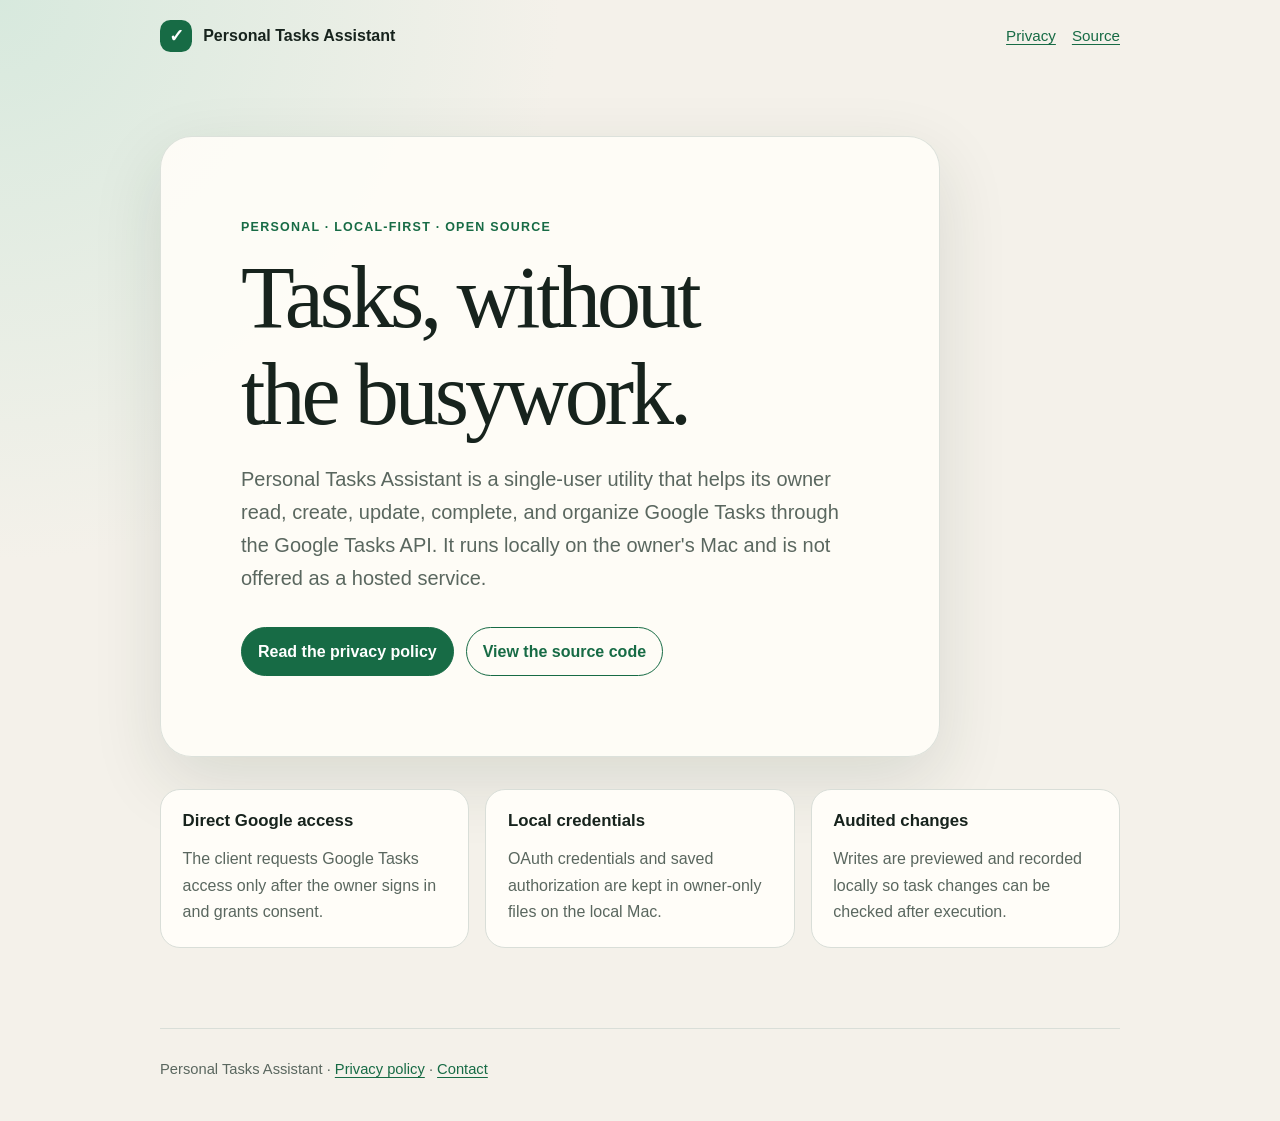
<file: docs/index.html>
<!doctype html>
<html lang="en">
  <head>
    <meta charset="utf-8">
    <meta name="viewport" content="width=device-width, initial-scale=1">
    <meta name="description" content="Personal Tasks Assistant is a private, local-first tool for managing the owner's Google Tasks.">
    <title>Personal Tasks Assistant</title>
    <link rel="stylesheet" href="styles.css">
  </head>
  <body>
    <div class="shell">
      <header>
        <a class="brand" href="./" aria-label="Personal Tasks Assistant home">
          <span class="brand-mark" aria-hidden="true">✓</span>
          <span>Personal Tasks Assistant</span>
        </a>
        <nav aria-label="Primary navigation">
          <a href="privacy.html">Privacy</a>
          <a href="https://github.com/anandmani/personal-assistant">Source</a>
        </nav>
      </header>

      <main>
        <section class="hero">
          <p class="eyebrow">Personal · Local-first · Open source</p>
          <h1>Tasks, without the busywork.</h1>
          <p class="lede">
            Personal Tasks Assistant is a single-user utility that helps its
            owner read, create, update, complete, and organize Google Tasks
            through the Google Tasks API. It runs locally on the owner's Mac
            and is not offered as a hosted service.
          </p>
          <div class="actions">
            <a class="button" href="privacy.html">Read the privacy policy</a>
            <a class="button secondary" href="https://github.com/anandmani/personal-assistant">View the source code</a>
          </div>
        </section>

        <section class="grid" aria-label="How the application works">
          <article class="card">
            <h2>Direct Google access</h2>
            <p>The client requests Google Tasks access only after the owner signs in and grants consent.</p>
          </article>
          <article class="card">
            <h2>Local credentials</h2>
            <p>OAuth credentials and saved authorization are kept in owner-only files on the local Mac.</p>
          </article>
          <article class="card">
            <h2>Audited changes</h2>
            <p>Writes are previewed and recorded locally so task changes can be checked after execution.</p>
          </article>
        </section>
      </main>

      <footer>
        <span>Personal Tasks Assistant</span> ·
        <a href="privacy.html">Privacy policy</a> ·
        <a href="https://github.com/anandmani/personal-assistant/issues">Contact</a>
      </footer>
    </div>
  </body>
</html>
</file>
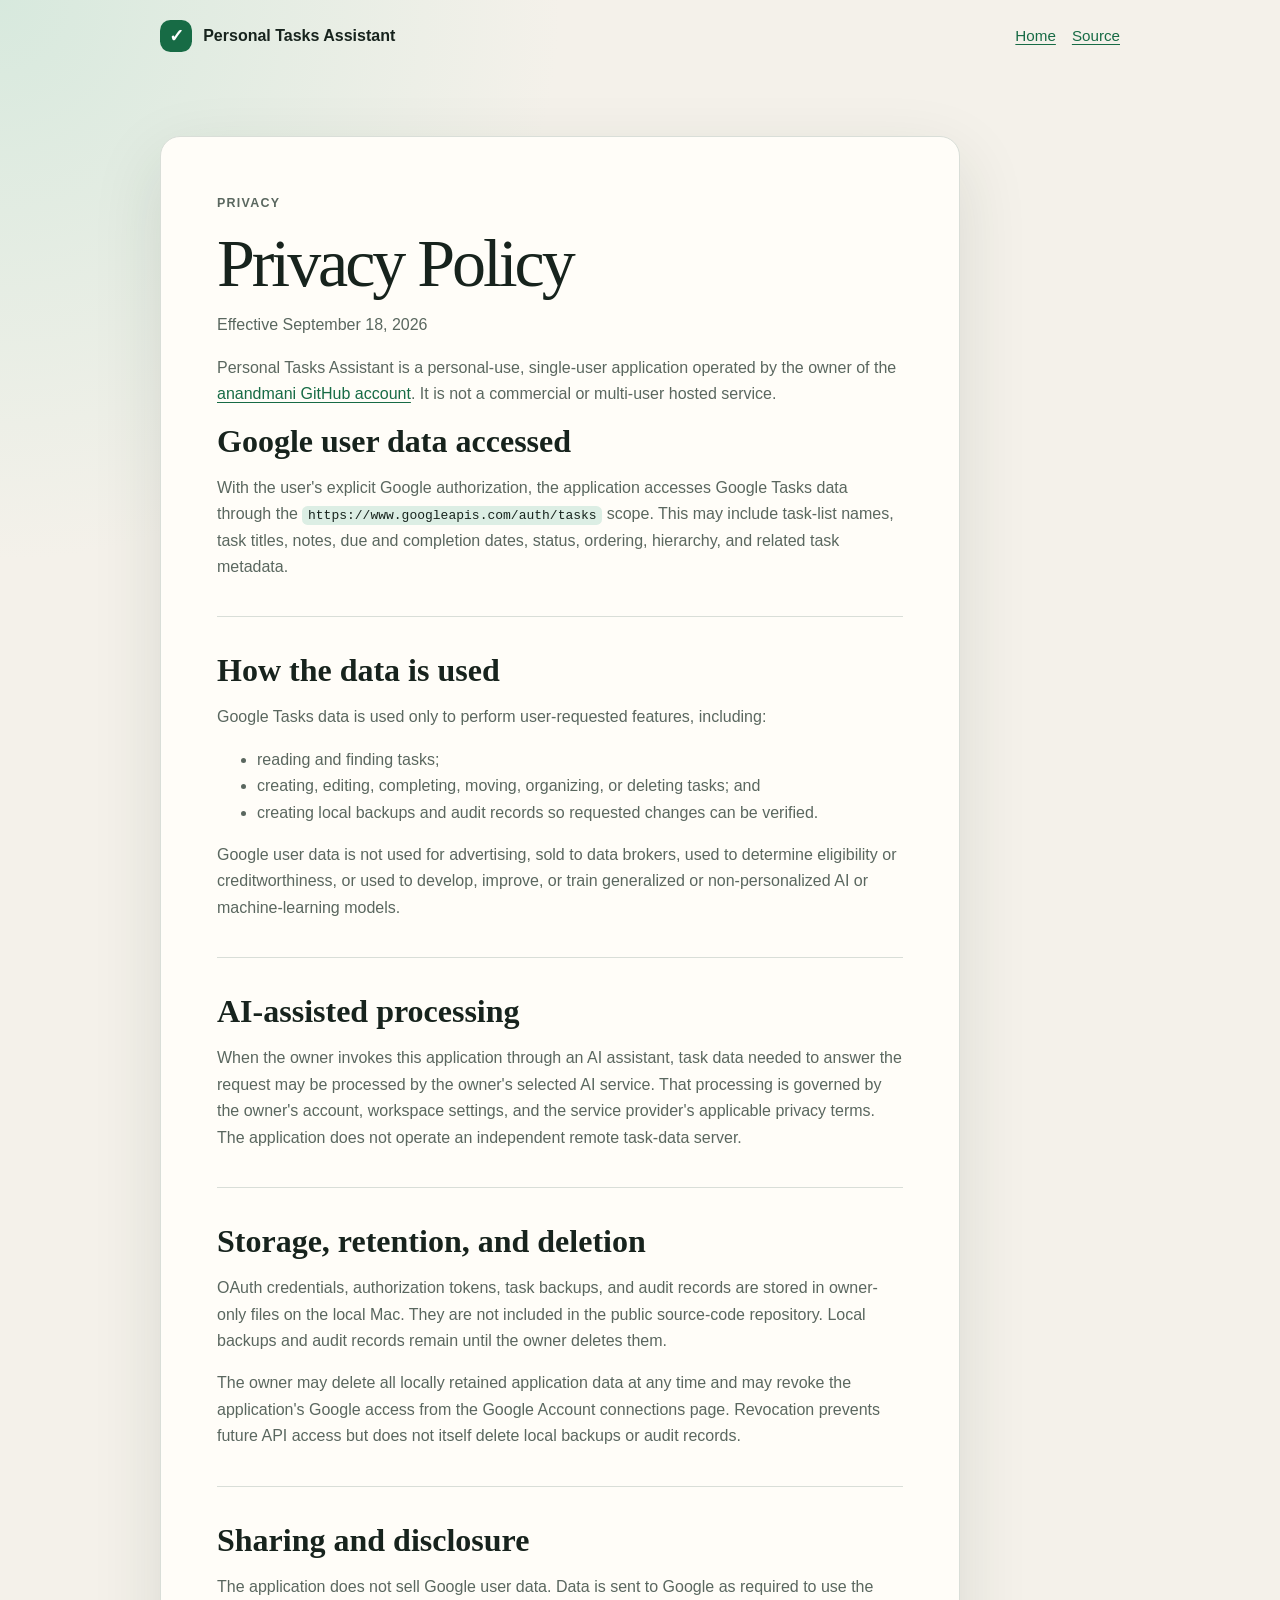
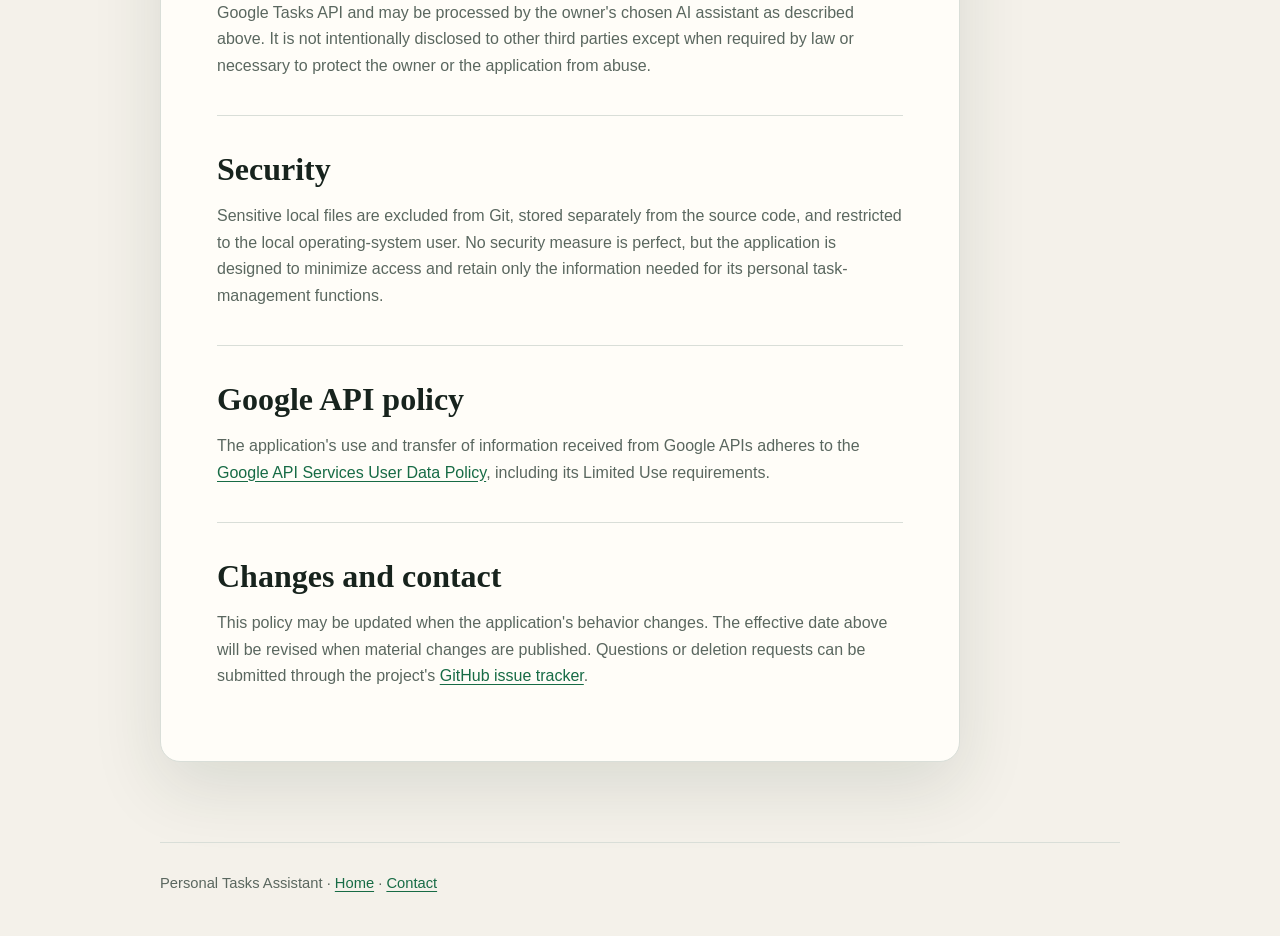
<file: docs/privacy.html>
<!doctype html>
<html lang="en">
  <head>
    <meta charset="utf-8">
    <meta name="viewport" content="width=device-width, initial-scale=1">
    <meta name="description" content="Privacy policy for Personal Tasks Assistant.">
    <title>Privacy Policy · Personal Tasks Assistant</title>
    <link rel="stylesheet" href="styles.css">
  </head>
  <body>
    <div class="shell">
      <header>
        <a class="brand" href="./" aria-label="Personal Tasks Assistant home">
          <span class="brand-mark" aria-hidden="true">✓</span>
          <span>Personal Tasks Assistant</span>
        </a>
        <nav aria-label="Primary navigation">
          <a href="./">Home</a>
          <a href="https://github.com/anandmani/personal-assistant">Source</a>
        </nav>
      </header>

      <main>
        <article class="policy">
          <p class="eyebrow">Privacy</p>
          <h1>Privacy Policy</h1>
          <p class="meta">Effective September 18, 2026</p>
          <p>
            Personal Tasks Assistant is a personal-use, single-user application
            operated by the owner of the
            <a href="https://github.com/anandmani">anandmani GitHub account</a>.
            It is not a commercial or multi-user hosted service.
          </p>

          <section>
            <h2>Google user data accessed</h2>
            <p>
              With the user's explicit Google authorization, the application
              accesses Google Tasks data through the
              <code>https://www.googleapis.com/auth/tasks</code> scope. This may
              include task-list names, task titles, notes, due and completion
              dates, status, ordering, hierarchy, and related task metadata.
            </p>
          </section>

          <section>
            <h2>How the data is used</h2>
            <p>Google Tasks data is used only to perform user-requested features, including:</p>
            <ul>
              <li>reading and finding tasks;</li>
              <li>creating, editing, completing, moving, organizing, or deleting tasks; and</li>
              <li>creating local backups and audit records so requested changes can be verified.</li>
            </ul>
            <p>
              Google user data is not used for advertising, sold to data
              brokers, used to determine eligibility or creditworthiness, or
              used to develop, improve, or train generalized or
              non-personalized AI or machine-learning models.
            </p>
          </section>

          <section>
            <h2>AI-assisted processing</h2>
            <p>
              When the owner invokes this application through an AI assistant,
              task data needed to answer the request may be processed by the
              owner's selected AI service. That processing is governed by the
              owner's account, workspace settings, and the service provider's
              applicable privacy terms. The application does not operate an
              independent remote task-data server.
            </p>
          </section>

          <section>
            <h2>Storage, retention, and deletion</h2>
            <p>
              OAuth credentials, authorization tokens, task backups, and audit
              records are stored in owner-only files on the local Mac. They are
              not included in the public source-code repository. Local backups
              and audit records remain until the owner deletes them.
            </p>
            <p>
              The owner may delete all locally retained application data at any
              time and may revoke the application's Google access from the
              Google Account connections page. Revocation prevents future API
              access but does not itself delete local backups or audit records.
            </p>
          </section>

          <section>
            <h2>Sharing and disclosure</h2>
            <p>
              The application does not sell Google user data. Data is sent to
              Google as required to use the Google Tasks API and may be
              processed by the owner's chosen AI assistant as described above.
              It is not intentionally disclosed to other third parties except
              when required by law or necessary to protect the owner or the
              application from abuse.
            </p>
          </section>

          <section>
            <h2>Security</h2>
            <p>
              Sensitive local files are excluded from Git, stored separately
              from the source code, and restricted to the local operating-system
              user. No security measure is perfect, but the application is
              designed to minimize access and retain only the information needed
              for its personal task-management functions.
            </p>
          </section>

          <section>
            <h2>Google API policy</h2>
            <p>
              The application's use and transfer of information received from
              Google APIs adheres to the
              <a href="https://developers.google.com/terms/api-services-user-data-policy">Google API Services User Data Policy</a>,
              including its Limited Use requirements.
            </p>
          </section>

          <section>
            <h2>Changes and contact</h2>
            <p>
              This policy may be updated when the application's behavior
              changes. The effective date above will be revised when material
              changes are published. Questions or deletion requests can be
              submitted through the project's
              <a href="https://github.com/anandmani/personal-assistant/issues">GitHub issue tracker</a>.
            </p>
          </section>
        </article>
      </main>

      <footer>
        <span>Personal Tasks Assistant</span> ·
        <a href="./">Home</a> ·
        <a href="https://github.com/anandmani/personal-assistant/issues">Contact</a>
      </footer>
    </div>
  </body>
</html>
</file>
<file: docs/styles.css>
:root {
  color-scheme: light;
  --background: #f4f1ea;
  --surface: #fffdf8;
  --ink: #17231d;
  --muted: #5a675f;
  --line: #d9ded8;
  --accent: #176b45;
  --accent-soft: #dceee4;
  --shadow: 0 24px 70px rgba(27, 48, 37, 0.12);
}

* {
  box-sizing: border-box;
}

html {
  scroll-behavior: smooth;
}

body {
  margin: 0;
  background:
    radial-gradient(circle at top left, rgba(212, 232, 220, 0.9), transparent 35rem),
    var(--background);
  color: var(--ink);
  font-family: -apple-system, BlinkMacSystemFont, "Segoe UI", sans-serif;
  line-height: 1.65;
}

a {
  color: var(--accent);
  text-underline-offset: 0.18em;
}

a:hover {
  text-decoration-thickness: 2px;
}

.shell {
  width: min(960px, calc(100% - 2rem));
  margin: 0 auto;
}

header {
  display: flex;
  align-items: center;
  justify-content: space-between;
  gap: 1rem;
  padding: 1.25rem 0;
}

.brand {
  display: inline-flex;
  align-items: center;
  gap: 0.7rem;
  color: var(--ink);
  font-weight: 720;
  text-decoration: none;
}

.brand-mark {
  display: grid;
  width: 2rem;
  height: 2rem;
  place-items: center;
  border-radius: 0.65rem;
  background: var(--accent);
  color: white;
  font-size: 1.15rem;
}

nav {
  display: flex;
  gap: 1rem;
  font-size: 0.95rem;
}

main {
  padding: 4rem 0 5rem;
}

.hero {
  max-width: 780px;
  padding: clamp(2rem, 7vw, 5rem);
  border: 1px solid rgba(217, 222, 216, 0.9);
  border-radius: 2rem;
  background: rgba(255, 253, 248, 0.9);
  box-shadow: var(--shadow);
}

.eyebrow {
  margin: 0 0 0.8rem;
  color: var(--accent);
  font-size: 0.78rem;
  font-weight: 760;
  letter-spacing: 0.1em;
  text-transform: uppercase;
}

h1,
h2 {
  margin-top: 0;
  font-family: Georgia, "Times New Roman", serif;
  line-height: 1.1;
}

h1 {
  max-width: 12ch;
  margin-bottom: 1.2rem;
  font-size: clamp(2.7rem, 8vw, 5.5rem);
  font-weight: 500;
  letter-spacing: -0.045em;
}

h2 {
  margin-bottom: 0.65rem;
  font-size: clamp(1.55rem, 3vw, 2rem);
  font-weight: 550;
}

.lede {
  max-width: 62ch;
  margin: 0;
  color: var(--muted);
  font-size: clamp(1.08rem, 2vw, 1.25rem);
}

.actions {
  display: flex;
  flex-wrap: wrap;
  gap: 0.75rem;
  margin-top: 2rem;
}

.button {
  display: inline-flex;
  align-items: center;
  justify-content: center;
  min-height: 2.8rem;
  padding: 0.65rem 1rem;
  border: 1px solid var(--accent);
  border-radius: 999px;
  background: var(--accent);
  color: white;
  font-weight: 680;
  text-decoration: none;
}

.button.secondary {
  background: transparent;
  color: var(--accent);
}

.grid {
  display: grid;
  grid-template-columns: repeat(3, 1fr);
  gap: 1rem;
  margin-top: 2rem;
}

.card,
.policy {
  border: 1px solid var(--line);
  border-radius: 1.25rem;
  background: var(--surface);
}

.card {
  padding: 1.35rem;
}

.card h2 {
  font-family: inherit;
  font-size: 1.05rem;
  font-weight: 720;
}

.card p,
.policy p,
.policy li {
  color: var(--muted);
}

.card p {
  margin-bottom: 0;
}

.policy {
  max-width: 800px;
  padding: clamp(1.5rem, 5vw, 3.5rem);
  box-shadow: var(--shadow);
}

.policy h1 {
  max-width: none;
  font-size: clamp(2.35rem, 7vw, 4.25rem);
}

.policy section + section {
  margin-top: 2.25rem;
  padding-top: 2.25rem;
  border-top: 1px solid var(--line);
}

.meta {
  margin-top: -0.5rem;
  color: var(--muted);
}

code {
  padding: 0.12rem 0.35rem;
  border-radius: 0.35rem;
  background: var(--accent-soft);
  color: var(--ink);
  overflow-wrap: anywhere;
}

footer {
  padding: 1.75rem 0 2.5rem;
  border-top: 1px solid var(--line);
  color: var(--muted);
  font-size: 0.92rem;
}

@media (max-width: 720px) {
  header {
    align-items: flex-start;
    flex-direction: column;
  }

  main {
    padding-top: 2rem;
  }

  .grid {
    grid-template-columns: 1fr;
  }
}
</file>
